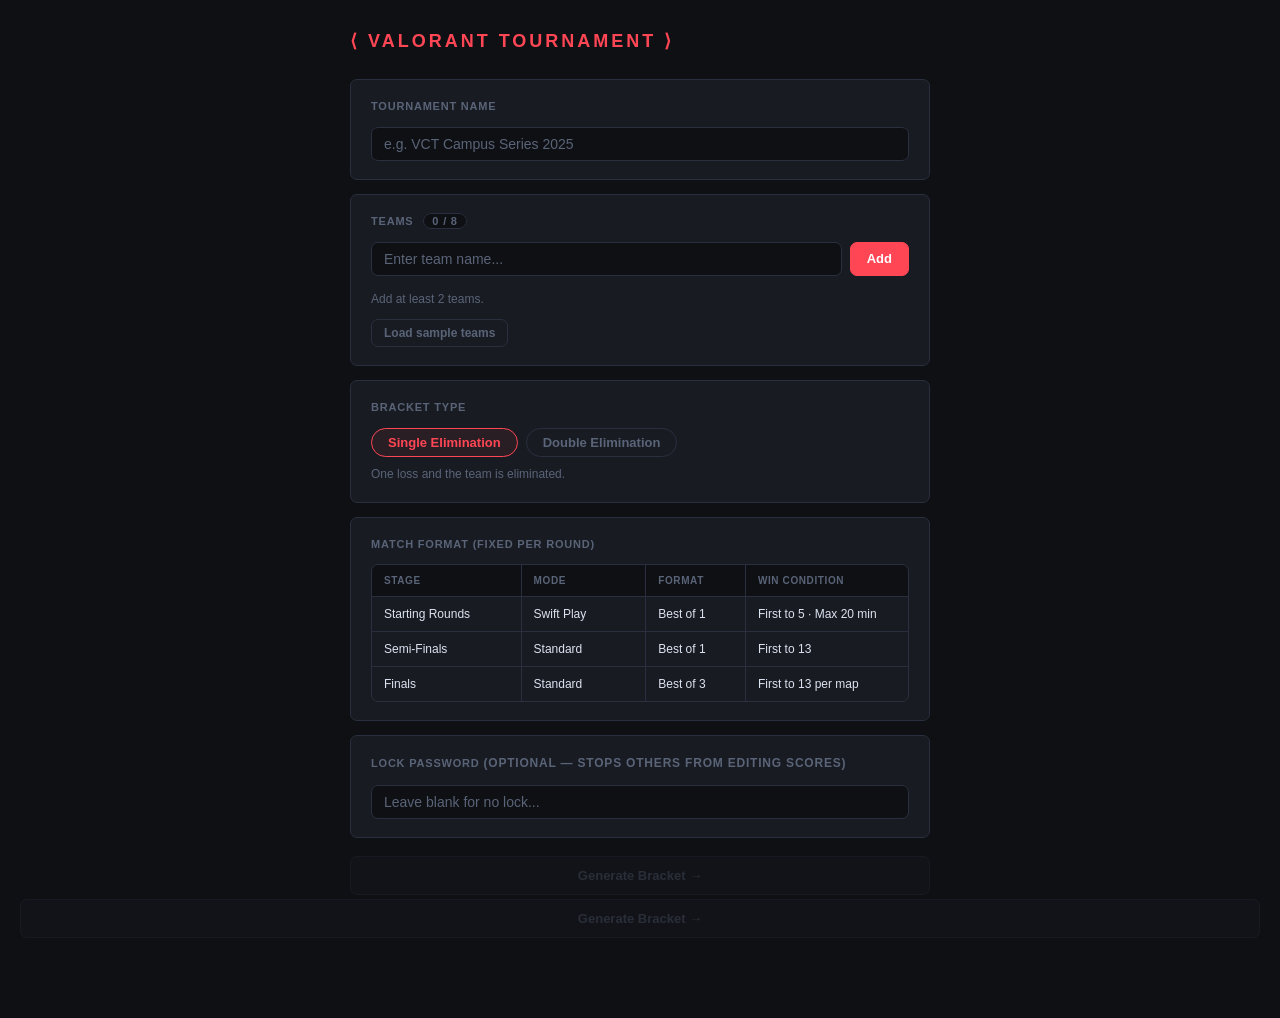
<file: index.html>
<!DOCTYPE html>
<html lang="en">
<head>
  <meta charset="UTF-8" />
  <meta name="viewport" content="width=device-width, initial-scale=1.0" />
  <title>Valorant Tournament Bracket</title>
  <link rel="stylesheet" href="style.css" />
</head>
<body>

  <!-- ───── SETUP ───── -->
  <div id="setup-screen" class="screen">

    <div class="brand">⟨ VALORANT TOURNAMENT ⟩</div>

    <div class="card">
      <div class="clabel">Tournament Name</div>
      <input type="text" id="t-name" placeholder="e.g. VCT Campus Series 2025" maxlength="52" />
    </div>

    <div class="card">
      <div class="clabel">Teams <span id="team-badge" class="badge">0 / 8</span></div>
      <div class="irow">
        <input type="text" id="team-inp" placeholder="Enter team name..." maxlength="28" />
        <button class="btn accent" onclick="addTeam()">Add</button>
      </div>
      <div id="tags" class="tags"></div>
      <div id="team-hint" class="hint">Add at least 2 teams.</div>
      <button class="btn ghost sm" style="margin-top:10px" onclick="loadSamples()">Load sample teams</button>
    </div>

    <div class="card">
      <div class="clabel">Bracket Type</div>
      <div class="opts" id="grp-type">
        <button class="opt active" data-v="single" onclick="pick('grp-type',this)">Single Elimination</button>
        <button class="opt" data-v="double" onclick="pick('grp-type',this)">Double Elimination</button>
      </div>
      <div id="type-desc" class="hint" style="margin-top:8px">One loss and the team is eliminated.</div>
    </div>

    <div class="card">
      <div class="clabel">Match Format (fixed per round)</div>
      <div class="format-table">
        <div class="ft-row header">
          <div>Stage</div><div>Mode</div><div>Format</div><div>Win Condition</div>
        </div>
        <div class="ft-row">
          <div>Starting Rounds</div>
          <div>Swift Play</div>
          <div>Best of 1</div>
          <div>First to 5 · Max 20 min</div>
        </div>
        <div class="ft-row">
          <div>Semi-Finals</div>
          <div>Standard</div>
          <div>Best of 1</div>
          <div>First to 13</div>
        </div>
        <div class="ft-row">
          <div>Finals</div>
          <div>Standard</div>
          <div>Best of 3</div>
          <div>First to 13 per map</div>
        </div>
      </div>
    </div>

    <div class="card">
      <div class="clabel">Lock Password <span class="hint">(optional — stops others from editing scores)</span></div>
      <input type="password" id="t-pw" placeholder="Leave blank for no lock..." maxlength="32" />
    </div>

    <button class="btn accent full" id="start-btn" onclick="startTournament()" disabled>
      Generate Bracket →
    </button>
  </div>

    <button class="btn accent full" id="start-btn" onclick="startTournament()" disabled>
      Generate Bracket →
    </button>
  </div>

  <!-- ───── BRACKET ───── -->
  <div id="bracket-screen" class="screen wide" style="display:none">
    <div class="topbar">
      <div>
        <div class="brand sm" id="b-name"></div>
        <div class="hint" id="b-meta"></div>
      </div>
      <div class="topbar-right">
        <span id="lock-badge" style="display:none"></span>
        <button class="btn ghost sm" onclick="doExport()">⬇ Export Results</button>
        <button class="btn ghost sm" onclick="goNew()">← New</button>
      </div>
    </div>
    <div id="bracket-root"></div>
  </div>

  <!-- ───── SCORE MODAL ───── -->
  <div id="score-modal" class="overlay" style="display:none">
    <div class="modal">
      <div class="modal-title" id="sm-title"></div>
      <div class="modal-stage-info" id="sm-stage"></div>
      <div id="sm-body"></div>
      <div class="hint" id="sm-hint" style="margin:10px 0 18px"></div>
      <div class="mfooter">
        <button class="btn ghost" onclick="closeScore()">Cancel</button>
        <button class="btn accent" onclick="confirmScore()">Confirm Result</button>
      </div>
    </div>
  </div>

  <!-- ───── PASSWORD MODAL ───── -->
  <div id="pw-modal" class="overlay" style="display:none">
    <div class="modal">
      <div class="modal-title">Password Required</div>
      <p class="hint" style="margin-bottom:12px">Enter the password to edit scores.</p>
      <input type="password" id="pw-inp" placeholder="Password..." />
      <p id="pw-err" style="color:#e05555;font-size:12px;margin-top:6px;display:none">Incorrect password.</p>
      <div class="mfooter" style="margin-top:16px">
        <button class="btn ghost" onclick="closePw()">Cancel</button>
        <button class="btn accent" onclick="submitPw()">Unlock</button>
      </div>
    </div>
  </div>

  <!-- ───── TOAST ───── -->
  <div id="toast" class="toast"></div>

  <script src="app.js"></script>
</body>
</html>
</file>
<file: style.css>
*, *::before, *::after { box-sizing: border-box; margin: 0; padding: 0; }

:root {
  --bg:      #0f1014;
  --sur:     #181b22;
  --sur2:    #1e2230;
  --bdr:     #2a2f3f;
  --txt:     #dce3f0;
  --muted:   #5a6478;
  --accent:  #ff4655;   /* Valorant red */
  --accentd: #cc3344;
  --green:   #3dba7a;
  --red:     #e05555;
  --yellow:  #d4952a;
  --blue:    #4a9eff;
  --r:       7px;
}

body {
  background: var(--bg);
  color: var(--txt);
  font-family: -apple-system, BlinkMacSystemFont, "Segoe UI", Roboto, Arial, sans-serif;
  font-size: 14px;
  line-height: 1.5;
  padding: 28px 20px 80px;
}

/* ── Brand ── */
.brand {
  font-size: 18px;
  font-weight: 800;
  letter-spacing: 3px;
  text-transform: uppercase;
  color: var(--accent);
  margin-bottom: 24px;
}
.brand.sm { font-size: 15px; margin-bottom: 4px; }

/* ── Screens ── */
.screen      { max-width: 580px; margin: 0 auto; }
.screen.wide { max-width: 100%; }

/* ── Cards ── */
.card {
  background: var(--sur);
  border: 1px solid var(--bdr);
  border-radius: var(--r);
  padding: 18px 20px;
  margin-bottom: 14px;
}
.clabel {
  font-size: 11px;
  font-weight: 700;
  color: var(--muted);
  text-transform: uppercase;
  letter-spacing: 0.8px;
  margin-bottom: 12px;
}

/* ── Inputs ── */
input[type="text"],
input[type="password"],
input[type="number"] {
  width: 100%;
  background: var(--bg);
  border: 1px solid var(--bdr);
  border-radius: var(--r);
  padding: 8px 12px;
  color: var(--txt);
  font-size: 14px;
  outline: none;
  transition: border-color 0.15s;
}
input:focus { border-color: var(--accent); }
input::placeholder { color: var(--muted); }

/* ── Buttons ── */
.btn {
  display: inline-flex;
  align-items: center;
  justify-content: center;
  padding: 8px 16px;
  border-radius: var(--r);
  border: 1px solid var(--bdr);
  background: var(--sur);
  color: var(--txt);
  font-size: 13px;
  font-weight: 600;
  cursor: pointer;
  white-space: nowrap;
  transition: background 0.12s, opacity 0.12s;
}
.btn:hover    { background: var(--sur2); }
.btn:disabled { opacity: 0.35; cursor: not-allowed; }
.btn.sm       { padding: 6px 12px; font-size: 12px; }
.btn.full     { width: 100%; margin-top: 4px; padding: 11px; }
.btn.accent   { background: var(--accent); border-color: var(--accent); color: #fff; font-weight: 700; }
.btn.accent:hover { background: var(--accentd); }
.btn.accent:disabled { background: var(--sur); border-color: var(--bdr); color: var(--muted); }
.btn.ghost    { background: transparent; color: var(--muted); border-color: var(--bdr); }
.btn.ghost:hover { color: var(--txt); background: var(--sur); }

/* ── Row / tags ── */
.irow { display: flex; gap: 8px; margin-bottom: 10px; }
.irow input { flex: 1; }
.tags { display: flex; flex-wrap: wrap; gap: 7px; min-height: 4px; }
.tag {
  display: inline-flex; align-items: center; gap: 5px;
  padding: 3px 10px 3px 12px;
  background: rgba(255,70,85,0.08);
  border: 1px solid rgba(255,70,85,0.22);
  border-radius: 20px;
  font-size: 13px; font-weight: 600;
}
.tag-x { cursor: pointer; color: var(--muted); font-size: 15px; }
.tag-x:hover { color: var(--red); }

.badge {
  font-size: 11px; font-weight: 600;
  background: var(--bg); border: 1px solid var(--bdr);
  border-radius: 12px; padding: 1px 8px;
  color: var(--muted); margin-left: 6px; vertical-align: middle;
}

/* ── Option pills ── */
.opts { display: flex; gap: 8px; flex-wrap: wrap; }
.opt {
  padding: 6px 16px; border-radius: 20px;
  border: 1px solid var(--bdr); background: transparent;
  color: var(--muted); font-size: 13px; font-weight: 600; cursor: pointer;
  transition: all 0.12s;
}
.opt:hover { color: var(--txt); border-color: #3a4255; }
.opt.active { border-color: var(--accent); color: var(--accent); background: rgba(255,70,85,0.08); }

/* ── Format table ── */
.format-table { border: 1px solid var(--bdr); border-radius: var(--r); overflow: hidden; }
.ft-row {
  display: grid;
  grid-template-columns: 1.2fr 1fr 0.8fr 1.3fr;
  gap: 0;
}
.ft-row > div {
  padding: 8px 12px;
  font-size: 12px;
  border-right: 1px solid var(--bdr);
  border-bottom: 1px solid var(--bdr);
}
.ft-row > div:last-child { border-right: none; }
.ft-row:last-child > div { border-bottom: none; }
.ft-row.header > div {
  font-size: 10px; font-weight: 700; text-transform: uppercase;
  letter-spacing: 0.6px; color: var(--muted); background: var(--bg);
}

/* ── Hints ── */
.hint { font-size: 12px; color: var(--muted); line-height: 1.6; }

/* ── Top bar ── */
.topbar {
  display: flex; justify-content: space-between; align-items: flex-start;
  flex-wrap: wrap; gap: 12px;
  margin-bottom: 22px; padding-bottom: 18px;
  border-bottom: 1px solid var(--bdr);
}
.topbar-right { display: flex; align-items: center; gap: 8px; flex-wrap: wrap; }

/* ── Lock badge ── */
.lbadge {
  font-size: 11px; font-weight: 600; padding: 3px 10px;
  border-radius: 20px; display: inline-block;
}
.lbadge.locked   { background: rgba(212,149,42,0.1); border: 1px solid rgba(212,149,42,0.3); color: var(--yellow); }
.lbadge.unlocked { background: rgba(61,186,122,0.1); border: 1px solid rgba(61,186,122,0.3); color: var(--green); }

/* ── Section headings ── */
.sec {
  font-size: 11px; font-weight: 700; text-transform: uppercase;
  letter-spacing: 1.2px; color: var(--muted);
  margin: 26px 0 12px;
  display: flex; align-items: center; gap: 10px;
}
.sec::after { content:''; flex:1; height:1px; background: var(--bdr); }
.sec.red    { color: var(--accent); }
.sec.blue   { color: var(--blue); }
.sec.gold   { color: var(--yellow); }
.sec.green  { color: var(--green); }

/* ── Stage pill on match ── */
.stage-pill {
  display: inline-block;
  font-size: 9px; font-weight: 700; text-transform: uppercase;
  letter-spacing: 0.8px; padding: 2px 7px; border-radius: 4px; margin-bottom: 0;
}
.stage-pill.swift   { background: rgba(74,158,255,0.12); color: var(--blue);   border: 1px solid rgba(74,158,255,0.25); }
.stage-pill.std-bo1 { background: rgba(212,149,42,0.12); color: var(--yellow); border: 1px solid rgba(212,149,42,0.25); }
.stage-pill.std-bo3 { background: rgba(255,70,85,0.12);  color: var(--accent); border: 1px solid rgba(255,70,85,0.25); }

/* ── Bracket layout ── */
.bracket-scroll { overflow-x: auto; padding-bottom: 12px; }
.round-row { display: flex; gap: 10px; align-items: flex-start; min-width: max-content; }
.rcol { width: 210px; flex-shrink: 0; }
.rcol-title {
  font-size: 10px; font-weight: 700; color: var(--muted);
  text-transform: uppercase; letter-spacing: 0.8px;
  margin-bottom: 8px; text-align: center;
}
.mstack { display: flex; flex-direction: column; gap: 10px; }

/* ── Match card ── */
.mcard {
  background: var(--sur); border: 1px solid var(--bdr);
  border-radius: var(--r); overflow: hidden;
}
.mcard.clickable { cursor: pointer; }
.mcard.clickable:hover { border-color: var(--accent); }
.mcard.bye { opacity: 0.4; }

.mcard-top {
  padding: 5px 10px 4px;
  display: flex; align-items: center; justify-content: space-between;
  border-bottom: 1px solid rgba(255,255,255,0.04);
}
.mcard-id { font-size: 10px; color: var(--muted); }

.trow {
  display: flex; align-items: center;
  padding: 8px 10px; gap: 8px;
  border-bottom: 1px solid rgba(255,255,255,0.04);
}
.trow:last-of-type { border-bottom: none; }
.trow.won  { background: rgba(61,186,122,0.07); }
.trow.lost { background: rgba(224,85,85,0.05); }

.tname {
  flex: 1; font-size: 13px; font-weight: 600;
  white-space: nowrap; overflow: hidden; text-overflow: ellipsis;
}
.trow.won  .tname { color: var(--green); }
.trow.lost .tname { color: var(--muted); text-decoration: line-through; }
.tname.tbd { color: var(--muted); font-style: italic; font-weight: 400; font-size: 12px; }

.tscore {
  font-size: 14px; font-weight: 700; min-width: 20px; text-align: right;
}
.trow.won  .tscore { color: var(--green); }
.trow.lost .tscore { color: var(--muted); }

.tdot { width: 6px; height: 6px; border-radius: 50%; flex-shrink: 0; }
.tdot.on { background: var(--green); }

/* ── Grand final ── */
.gf-wrap { display: flex; flex-direction: column; gap: 14px; margin-top: 4px; }
.gf-wrap .mcard { width: 220px; }

/* ── Champion ── */
.champ {
  margin-top: 24px; padding: 20px 26px;
  background: var(--sur); border: 1px solid rgba(212,149,42,0.4);
  border-radius: var(--r); display: inline-block;
}
.champ-icon  { font-size: 28px; margin-bottom: 6px; }
.champ-lbl   { font-size: 10px; font-weight: 700; text-transform: uppercase; letter-spacing: 1.5px; color: var(--yellow); margin-bottom: 4px; }
.champ-name  { font-size: 20px; font-weight: 700; color: var(--yellow); }

/* ── Eliminated ── */
.elim-wrap { display: flex; flex-wrap: wrap; gap: 7px; margin-top: 10px; }
.elim-tag {
  padding: 3px 10px; border-radius: 20px;
  background: rgba(224,85,85,0.06); border: 1px solid rgba(224,85,85,0.18);
  font-size: 12px; font-weight: 600; color: var(--muted);
}

/* ── Modal ── */
.overlay {
  position: fixed; inset: 0;
  background: rgba(0,0,0,0.72);
  display: flex; align-items: center; justify-content: center;
  z-index: 50; padding: 20px;
}
.modal {
  background: var(--sur); border: 1px solid var(--bdr);
  border-radius: 10px; padding: 26px 28px;
  width: 100%; max-width: 340px;
}
.modal-title { font-size: 15px; font-weight: 700; margin-bottom: 6px; }
.modal-stage-info {
  font-size: 12px; color: var(--muted);
  margin-bottom: 16px; padding: 8px 10px;
  background: var(--bg); border-radius: 6px;
  border: 1px solid var(--bdr);
  line-height: 1.7;
}
.sm-row { display: flex; align-items: center; gap: 10px; margin-bottom: 10px; }
.sm-row .sm-name { flex: 1; font-size: 14px; font-weight: 600; white-space: nowrap; overflow: hidden; text-overflow: ellipsis; }
.sm-row input[type="number"] { width: 64px; text-align: center; font-size: 16px; font-weight: 700; flex-shrink: 0; }
.vs-line { text-align: center; font-size: 11px; font-weight: 700; letter-spacing: 2px; color: var(--muted); margin: 4px 0 8px; }

/* BO3 maps */
.map-entry { margin-bottom: 14px; }
.map-label { font-size: 11px; font-weight: 700; color: var(--muted); text-transform: uppercase; letter-spacing: 0.6px; margin-bottom: 6px; }

.mfooter { display: flex; gap: 8px; }
.mfooter .btn { flex: 1; }

/* ── Toast ── */
.toast {
  position: fixed; bottom: 22px; left: 50%;
  transform: translateX(-50%) translateY(12px);
  background: var(--sur2); border: 1px solid var(--bdr);
  border-radius: 7px; padding: 9px 20px;
  font-size: 13px; font-weight: 600; color: var(--txt);
  opacity: 0; pointer-events: none;
  transition: opacity 0.18s, transform 0.18s;
  white-space: nowrap; z-index: 200;
}
.toast.show { opacity: 1; transform: translateX(-50%) translateY(0); }
.toast.ok   { border-left: 3px solid var(--green); }
.toast.warn { border-left: 3px solid var(--yellow); }
.toast.err  { border-left: 3px solid var(--red); }

@media (max-width: 480px) {
  body { padding: 16px 12px 60px; }
  .topbar { flex-direction: column; }
  .ft-row { grid-template-columns: 1fr 1fr; }
  .ft-row > div:nth-child(2n) { border-right: none; }
}
</file>
